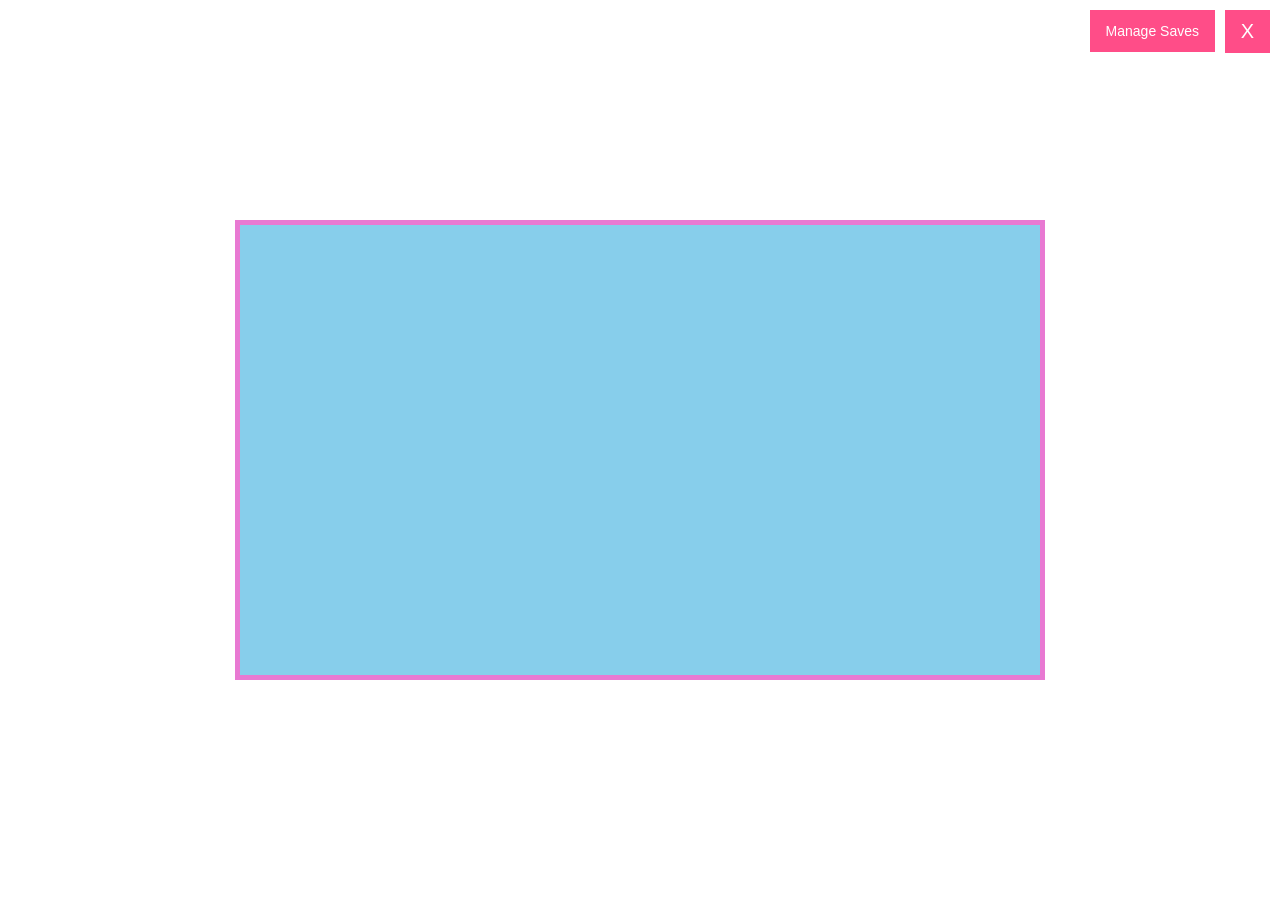
<file: Explorer/index.html>
<!DOCTYPE html>
<html>
<head>
<meta charset="UTF-8">
<title>Explorer</title>
<style>
body{margin:0;background:white;display:flex;justify-content:center;align-items:center;height:100vh;}
canvas{background:#87CEEB;border:5px solid #e879d2;}

#exitButton {
  padding: 10px 16px;
  font-size: 20px;
  border: none;
  background: #ff4d88;
  color: white;
  cursor: pointer;
  position: absolute;
  top: 10px;
  right: 10px;
  
}

#saveMenuBTN {
  padding: 13px 16px;
  font-size: 14px;
  border: none;
  background: #ff4d88;
  color: white;
  cursor: pointer;
  position: absolute;
  top: 10px;
  right: 65px;
}

#saveUI{
position:absolute;
background:rgba(0,0,0,0.7);
padding:50px 80px;
border-radius:10px;
align-items: center;
color:white;
font-family: Arial, Helvetica, sans-serif;
}

#saveUI button{
margin:3px 42px;
padding: 10px 10px;
border:none;
background:#ff66aa;
color:white;
font-weight:bold;
border-radius:6px;
cursor:pointer;
}

#saveUI h2 {
  padding: 10px;
  background:rgba(0,0,0,0);
  border-radius: 10px;
}
.hidden {
  visibility: hidden;
}

</style>
</head>

<body>
<canvas id="game" width="800" height="450"></canvas>
<div id="saveUI" class="hidden">
  <h2>Saves Menu</h2>
      <button onclick="loadGame(1)">Slot 1</button></p>
      <p><button onclick="loadGame(2)">Slot 2</button></p>
      <p><button onclick="loadGame(3)">Slot 3</button></p>
      <p><button onclick="resetSlot(activeSlot)">Reset</button></p>
</div>
<button id="exitButton">X</button>
<button id="saveMenuBTN">Manage Saves</button>
<script defer src="./logic/init.js"></script>
<script defer src="./logic/texture.js"></script>
<script defer src="./logic/world.js"></script>
<script defer src="./logic/inventory.js"></script>
<script defer src="./logic/crafting.js"></script>
<script defer src="./logic/player.js"></script>
<script defer src="./logic/input.js"></script>
<script defer src="./logic/interaction.js"></script>
<script defer src="./logic/save.js"></script>
<script defer src="./logic/render.js"></script>
<script defer src="./logic/engine.js"></script>

<script>
  document.getElementById("exitButton").onclick = () => {
    document.location.href = 'https://davidoats.github.io/ameryn-games/Selection/'
  };
  document.getElementById("saveMenuBTN").onclick = () => {
    const saveManagerUI = document.getElementById("saveUI")
    saveManagerUI.classList.toggle("hidden")
  };  
</script>
</body>
</html>
</file>
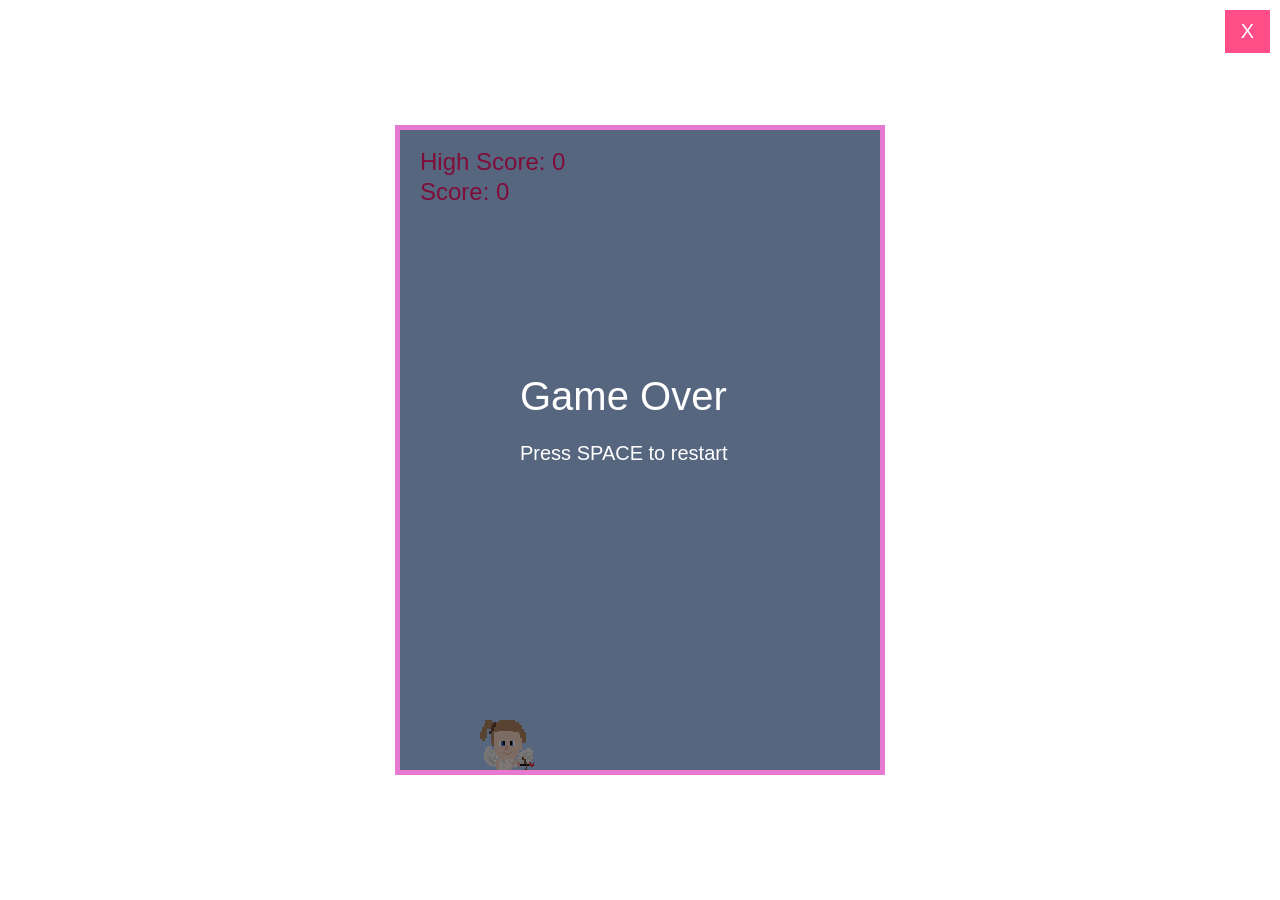
<file: flappy_hearts/index.html>
<!DOCTYPE html>
<html lang="en">
<head>
<meta charset="UTF-8">
<title>Flappy Hearts</title>
<link href="./looks/styles.css" rel="stylesheet">
</head>
<body>
<canvas id="game" width="480" height="640"></canvas>
<button id="exitButton">X</button>

<script src="./feels/index.js"></script>

</body>
</html>
</file>
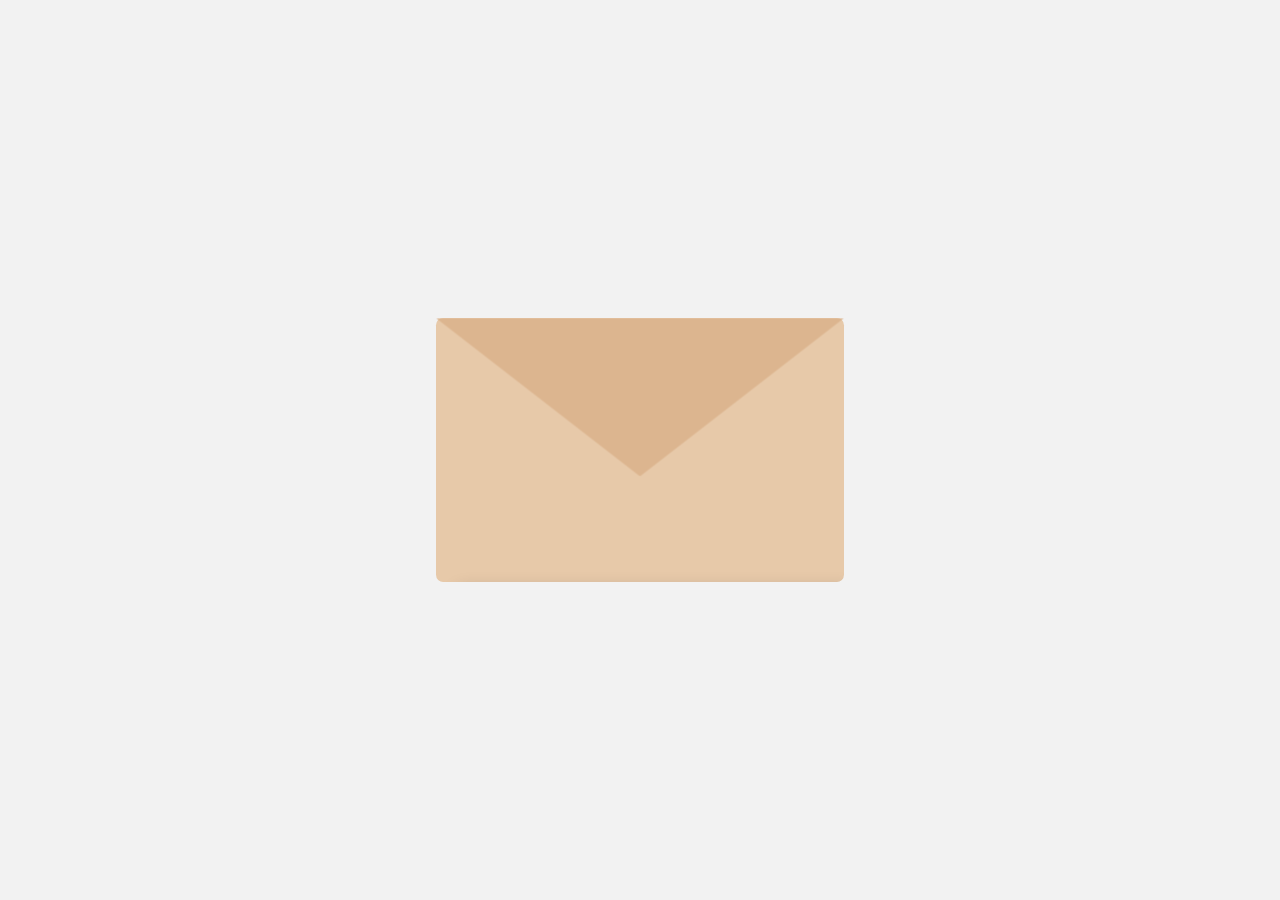
<file: Landing/index.html>
<!DOCTYPE html>
<html lang="en">
<head>
<meta charset="UTF-8">
<link rel="preconnect" href="https://fonts.googleapis.com">
<link rel="preconnect" href="https://fonts.gstatic.com" crossorigin>
<link href="https://fonts.googleapis.com/css2?family=Edu+SA+Beginner:wght@400..700&display=swap" rel="stylesheet">
<meta name="viewport" content="width=device-width, initial-scale=1.0">
<link href="./looks/styles.css" rel="stylesheet">
<title>You've Got Mail!</title>
</head>

<body>

<div class="envelope-wrapper" id="envelope">
  <div class="envelope">
    <div class="letter">
      <p>
        Happy valentines day Ameryn! I love you so much and I honestly don’t know what I would do without you. You are the sweetest, smartest, kindest, and prettiest person ever! 
        <br>
        <br>
        I am so lucky to have met you and even more lucky that you love me almost as much as I love you!  &nbsp; :&rpar;
        <br>
        <br>
        After seeing quite a few valentines day projects people have made I wanted to do one of my own, so here is some games that you can play whenever you are bored and hopefully you think of me. I hope you like it!
        <br>
        <a href="https://davidoats.github.io/ameryn-games/Selection/">--> Click Here <-- </a>
        <br>
        <br>
        Love, David

      </p>
    </div>
  </div>

  <div class="flap" id="flap"></div>
</div>

<script src="./feels/index.js"></script>
</body>
</html>
</file>
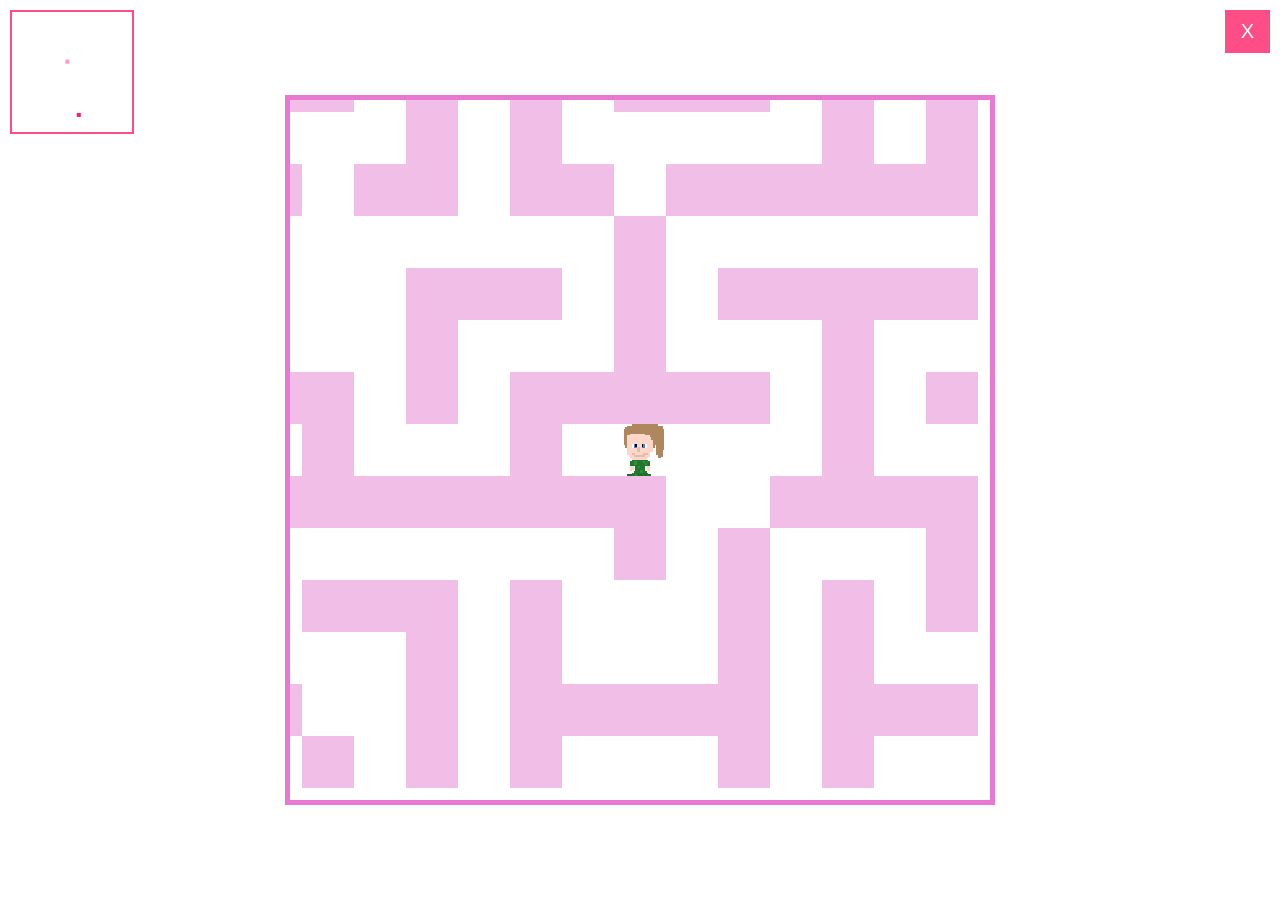
<file: Maze/index.html>
<!DOCTYPE html>
<html lang="en">
<head>
<meta charset="UTF-8">
<link href="./looks/styles.css" rel="stylesheet">
<title>Where is your man?</title>
</head>
<body>

<canvas id="maze" width="700" height="700"></canvas>
<canvas id="minimap" width="120" height="120"></canvas>

<div id="winOverlay">
  <div class="card">
    <h1>You have found the love of your life!</h1>
    <button onclick="restart()">Play Again?</button>
  </div>
</div>

<button id="exitButton">X</button>
<script src="./feels/index.js"></script>
</body>
</html>
</file>
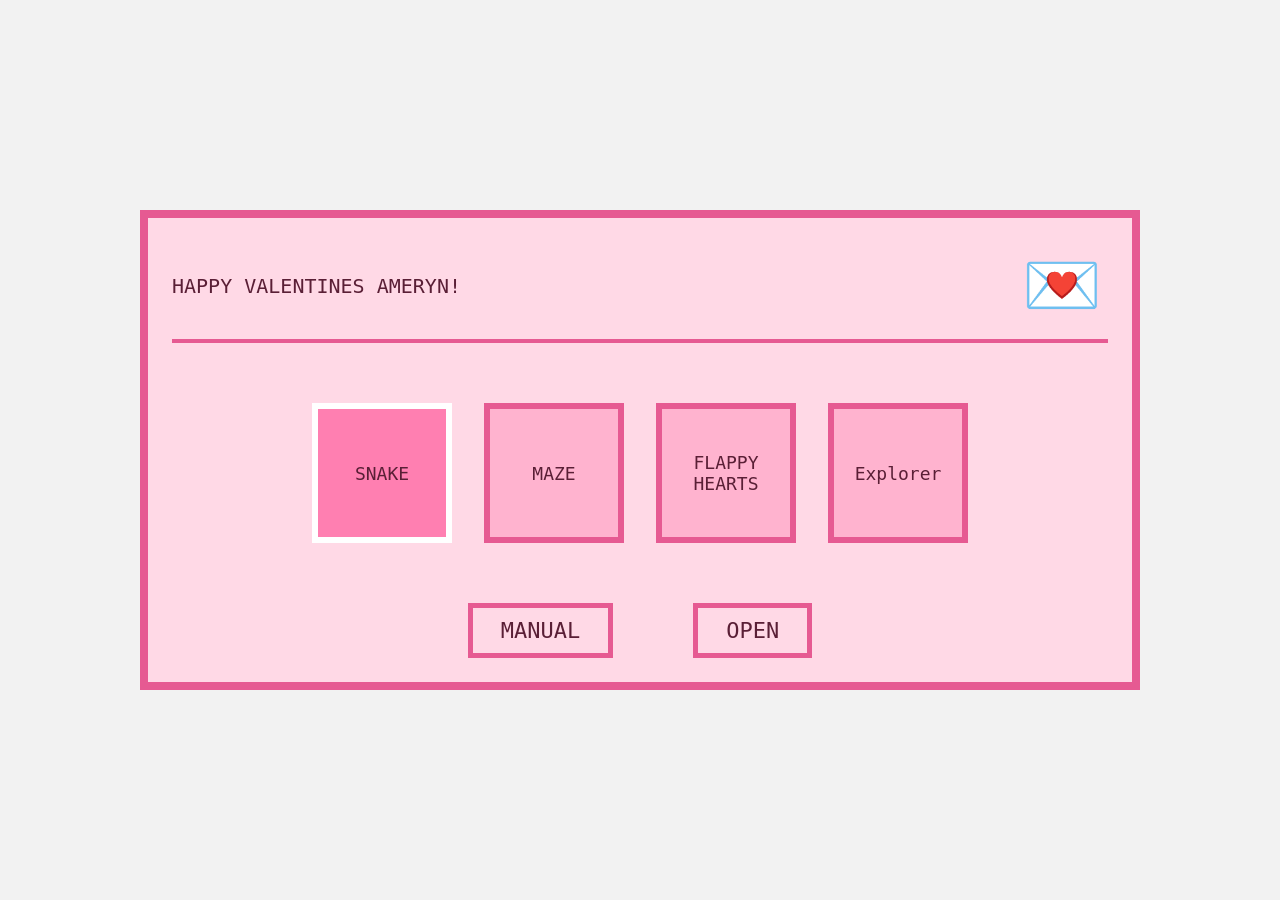
<file: Selection/index.html>
<!DOCTYPE html>
<html lang="en">
<head>
<meta charset="UTF-8">
<title>Games for Pook</title>
<link href="./looks/styles.css" rel="stylesheet">
</head>

<body>

<div class="screen">

  <div class="topbar">
    <div>HAPPY VALENTINES AMERYN!</div>
    <div class="mail-btn" id="mail">💌</div>
  </div>

  <div class="games">
    <div class="game" data-game="snake">SNAKE</div>
    <div class="game" data-game="Maze">MAZE</div>
    <div class="game" data-game="flappy_hearts">FLAPPY HEARTS</div>
    <div class="game" data-game="Explorer">Explorer</div>
  </div>

  <div class="menu" id="menu">
    <div id="manual">MANUAL</div>
    <div id="open">OPEN</div>
  </div>

</div>

<script src="./feels/index.js"></script>
</body>
</html>
</file>
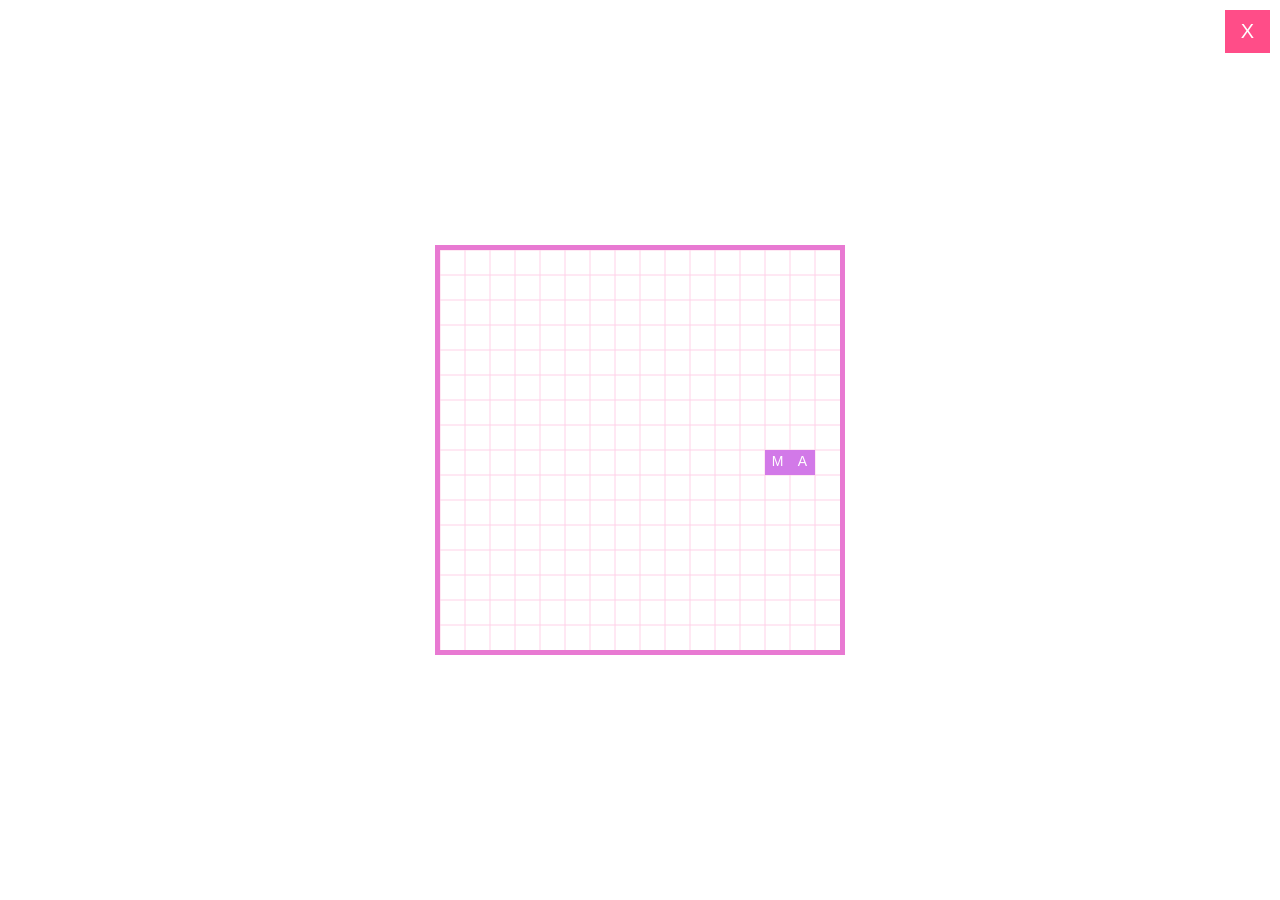
<file: snake/index.html>
<!DOCTYPE html>
<html lang="en">
<head>
<meta charset="UTF-8">
<link href="./looks/styles.css" rel="stylesheet">
<title>Snake</title>
</head>
<body>

<canvas id="game" width="400" height="400"></canvas>

<div class="overlay" id="deathScreen">
  <div class="card">
    <h1>Try Again Pookie!</h1>
    <button class="styleButton" onclick="resetGame()">Play Again</button>
  </div>
</div>

<div class="overlay" id="winScreen">
  <div class="card">
    <h1>You Win ♥️</h1>
    <button class="styleButton" onclick="resetGame()">Play Again</button>
  </div>
</div>

<button id="exitButton">X</button>
<script src="./feels/index.js"></script>
</body>
</html>
</file>
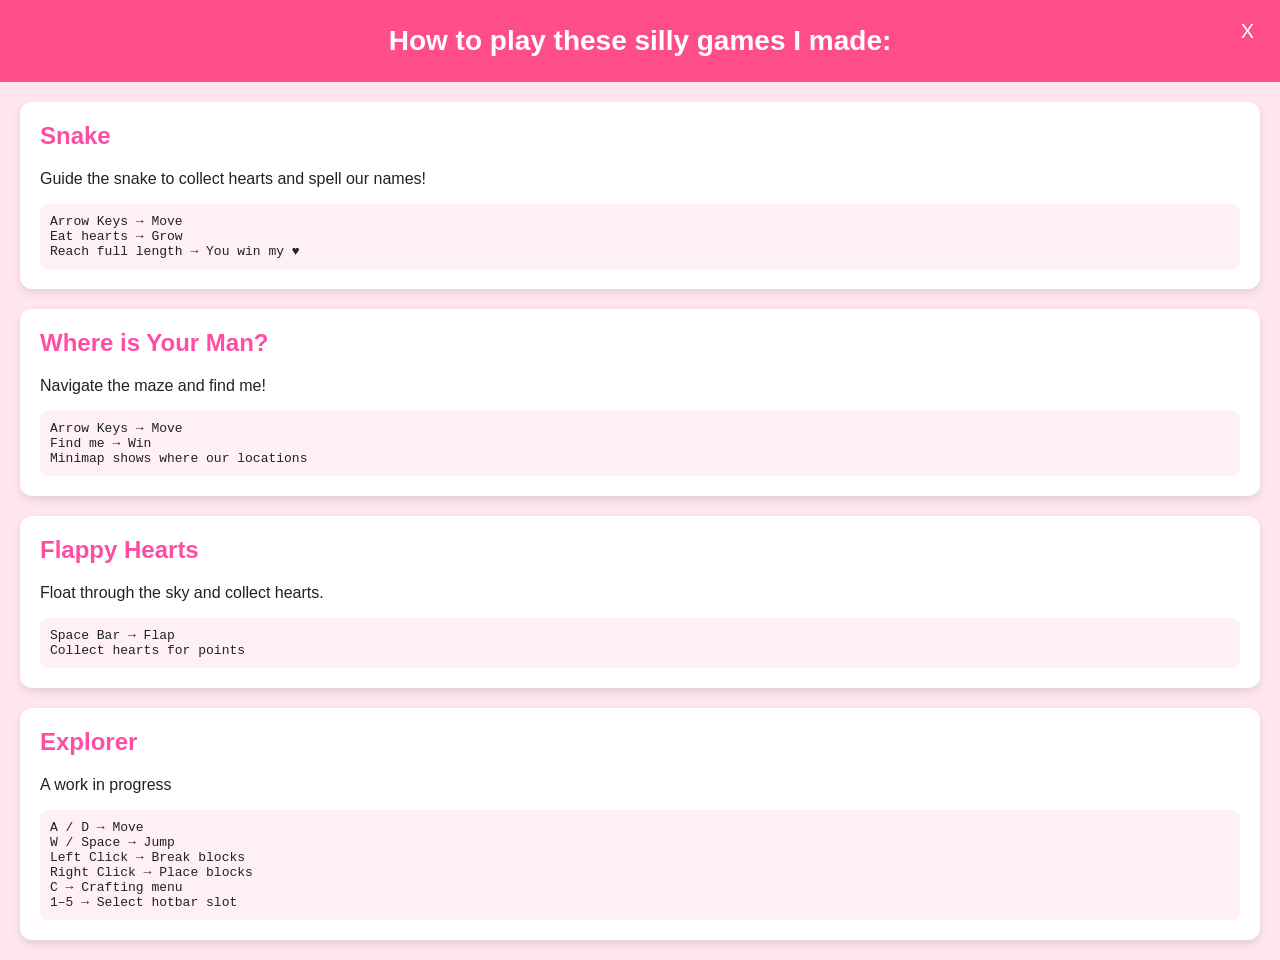
<file: manual.html>
<!DOCTYPE html>
<html lang="en">
<head>
<meta charset="UTF-8">
<title>Manual for my Pookie</title>

<style>
body{
margin:0;
font-family:Arial, Helvetica, sans-serif;
background:#ffe6f0;
color:#222;
}

header{
background:#ff4d88;
color:white;
text-align:center;
padding:25px;
font-size:28px;
font-weight:bold;
}

.section{
background:white;
margin:20px;
padding:20px;
border-radius:12px;
box-shadow:0 4px 10px rgba(0,0,0,0.1);
}

.section h2{
margin-top:0;
color:#ff4da6;
}

.controls{
background:#fff0f6;
padding:10px;
border-radius:8px;
margin-top:10px;
font-family:monospace;
}

#exitButton {
  padding: 10px 16px;
  font-size: 20px;
  border: none;
  background: #ff4d88;
  color: white;
  cursor: pointer;
  position: absolute;
  top: 10px;
  right: 10px;
  
}

footer{
text-align:center;
padding:20px;
color:#555;
font-size:14px;
}
</style>
</head>

<body>

  
<header>
How to play these silly games I made:
</header>
<button id="exitButton">X</button>
<div class="section">
<h2>Snake</h2>
<p>Guide the snake to collect hearts and spell our names!</p>
<div class="controls">
Arrow Keys → Move<br>
Eat hearts → Grow<br>
Reach full length → You win my ♥️
</div>
</div>

<div class="section">
<h2>Where is Your Man?</h2>
<p>Navigate the maze and find me!</p>
<div class="controls">
Arrow Keys → Move<br>
Find me → Win<br>
Minimap shows where our locations
</div>
</div>

<div class="section">
<h2>Flappy Hearts</h2>
<p>Float through the sky and collect hearts.</p>
<div class="controls">
Space Bar → Flap<br>
Collect hearts for points
</div>
</div>

<div class="section">
<h2>Explorer</h2>
<p>A work in progress</p>
<div class="controls">
A / D → Move<br>
W / Space → Jump<br>
Left Click → Break blocks<br>
Right Click → Place blocks<br>
C → Crafting menu<br>
1–5 → Select hotbar slot
</div>
</div>
<script>
  document.getElementById("exitButton").onclick = () => {
  document.location.href = 'https://davidoats.github.io/ameryn-games/Selection/'
};
</script>
</body>
</html>
</file>
<file: flappy_hearts/looks/styles.css>
body {
  margin: 0;
  background: white;
  display: flex;
  justify-content: center;
  align-items: center;
  height: 100vh;
}

canvas {
  background: white;
  border: 5px solid #e879d2;
}

#exitButton {
  padding: 10px 16px;
  font-size: 20px;
  border: none;
  background: #ff4d88;
  color: white;
  cursor: pointer;
  position: absolute;
  top: 10px;
  right: 10px;
  
}
</file>
<file: Landing/looks/styles.css>
body {
  margin: 0;
  height: 100vh;
  display: flex;
  justify-content: center;
  align-items: center;
  background: #f2f2f2;
  font-family: Georgia, serif;
}

.envelope-wrapper {
  position: relative;
  width: 340px;
  height: 220px;
  cursor: pointer;
  perspective: 1000px;
  transform: scale(1.2);
  transform-origin: center;
}

/* Envelope body */
.envelope {
  position: absolute;
  width: 100%;
  height: 100%;
  background: #e7c9a9;
  border-radius: 6px;
  overflow: hidden;
  z-index: 2;
}

/* Letter */
.letter {
  position: absolute;
  width: 90%;
  height: 350px;
  left: 5%;
  bottom: 0;
  background: white;
  border-radius: 6px;
  box-shadow: 0 6px 15px rgba(0,0,0,0.2);
  transform: translateY(100%);
  transition: transform 0.8s ease;
  padding: 12px;
  z-index: 1;
  font-family: "Edu SA Beginner", cursive;
}

/* Flap */
.flap {
  position: absolute;
  width: 100%;
  height: 100%;
  background: #dcb58f;
  clip-path: polygon(0 0, 100% 0, 50% 60%);
  transform-origin: top;
  transition: transform 0.8s ease;
  z-index: 5;
  backface-visibility: hidden;
  -webkit-backface-visibility: hidden;
  transform-style: preserve-3d;
}

/* OPEN animation */
.open .flap {
  transform: rotateX(180deg);
}

.open .letter {
  transform: translateY(-30px);
  z-index: 6;
}

.open .envelope {
  overflow: visible;
}

/* flap behind class */
.flap.behind {
  z-index: 3;   
}
</file>
<file: Maze/looks/styles.css>
body {
  margin: 0;
  background: white;
  height: 100vh;
  overflow: hidden;
}

#maze {
  position: absolute;
  left: 50%;
  top: 50%;
  transform: translate(-50%, -50%);
  border: 5px solid #e879d2;
  background: white;
}

#minimap {
  position: absolute;
  top: 10px;
  left: 10px;
  border: 2px solid #ff4d88;
  background: rgba(255,255,255,0.95);
}

/* win overlay */
#winOverlay {
  position: fixed;
  inset: 0;
  background: rgba(0,0,0,0.45);
  display: none;
  justify-content: center;
  align-items: center;
}

.card {
  background: white;
  border: 2px solid #ff4d88;
  padding: 30px 40px;
  text-align: center;
}

.card h1 {
  color: #ff1a75;
  margin-bottom: 15px;
}

button {
  padding: 10px 18px;
  font-size: 16px;
  background: #ff4d88;
  border: none;
  color: white;
  cursor: pointer;
}

#exitButton {
  padding: 10px 16px;
  font-size: 20px;
  border: none;
  background: #ff4d88;
  color: white;
  cursor: pointer;
  position: absolute;
  top: 10px;
  right: 10px;
  
}
</file>
<file: Selection/looks/styles.css>
* { box-sizing: border-box; }

body {
  margin: 0;
  background: #f2f2f2;
  font-family: monospace;
  color: #5a1f36;
  display: flex;
  justify-content: center;
  align-items: center;
  height: 100vh;
}

/* ===== MAIN SCREEN ===== */
.screen {
  width: 1000px;
  height: 480px;
  background: #ffd9e6;
  border: 8px solid #e65a92;
  padding: 24px;
  display: flex;
  flex-direction: column;
  justify-content: space-between;
}

/* ===== TOP BAR ===== */
.topbar {
  display: flex;
  justify-content: space-between;
  align-items: center;
  font-size: 20px;
  border-bottom: 4px solid #e65a92;
  padding-bottom: 10px;
}

.mail-btn {
  font-size: 64px; /* BIG ICON */
  cursor: pointer;
  padding: 6px;
}

/* ===== GAME ROW ===== */
.games {
  display: flex;
  gap: 32px;
  justify-content: center;
}

.game {
  width: 140px;
  height: 140px;
  background: #ffb3cf;
  border: 6px solid #e65a92;
  display: flex;
  align-items: center;
  justify-content: center;
  cursor: pointer;
  font-size: 18px;
  text-align: center;
}

.game.selected {
  background: #ff7fb1;
  border-color: #ffffff;
}

/* ===== BOTTOM MENU ===== */
.menu {
  display: none;
  justify-content: center;
  gap: 80px;
  font-size: 22px;
}

.menu.active {
  display: flex;
}

.menu div {
  padding: 10px 28px;
  border: 5px solid #e65a92;
  cursor: pointer;
}

.menu div:hover {
  background: #e65a92;
  color: #fff;
}
</file>
<file: snake/looks/styles.css>
body {
  margin: 0;
  background: white;
  display: flex;
  justify-content: center;
  align-items: center;
  height: 100vh;
  font-family: Arial, sans-serif;
}

canvas {
  background: white;
  border: 5px solid #e879d2;
}

/* overlay background */
.overlay {
  position: fixed;
  inset: 0;
  background: rgba(255, 192, 203, 0.7);
  display: none;
  justify-content: center;
  align-items: center;
}

/* center card */
.card {
  background: white;
  padding: 30px 40px;
  text-align: center;
  border: 2px solid #ff4d88;
}

.card h1 {
  color: #ff1a75;
  margin-bottom: 15px;
}

.styleButton {
  padding: 10px 18px;
  font-size: 16px;
  border: none;
  background: #ff4d88;
  color: white;
  cursor: pointer;
}

#exitButton {
  padding: 10px 16px;
  font-size: 20px;
  border: none;
  background: #ff4d88;
  color: white;
  cursor: pointer;
  position: absolute;
  top: 10px;
  right: 10px;
  
}
</file>
